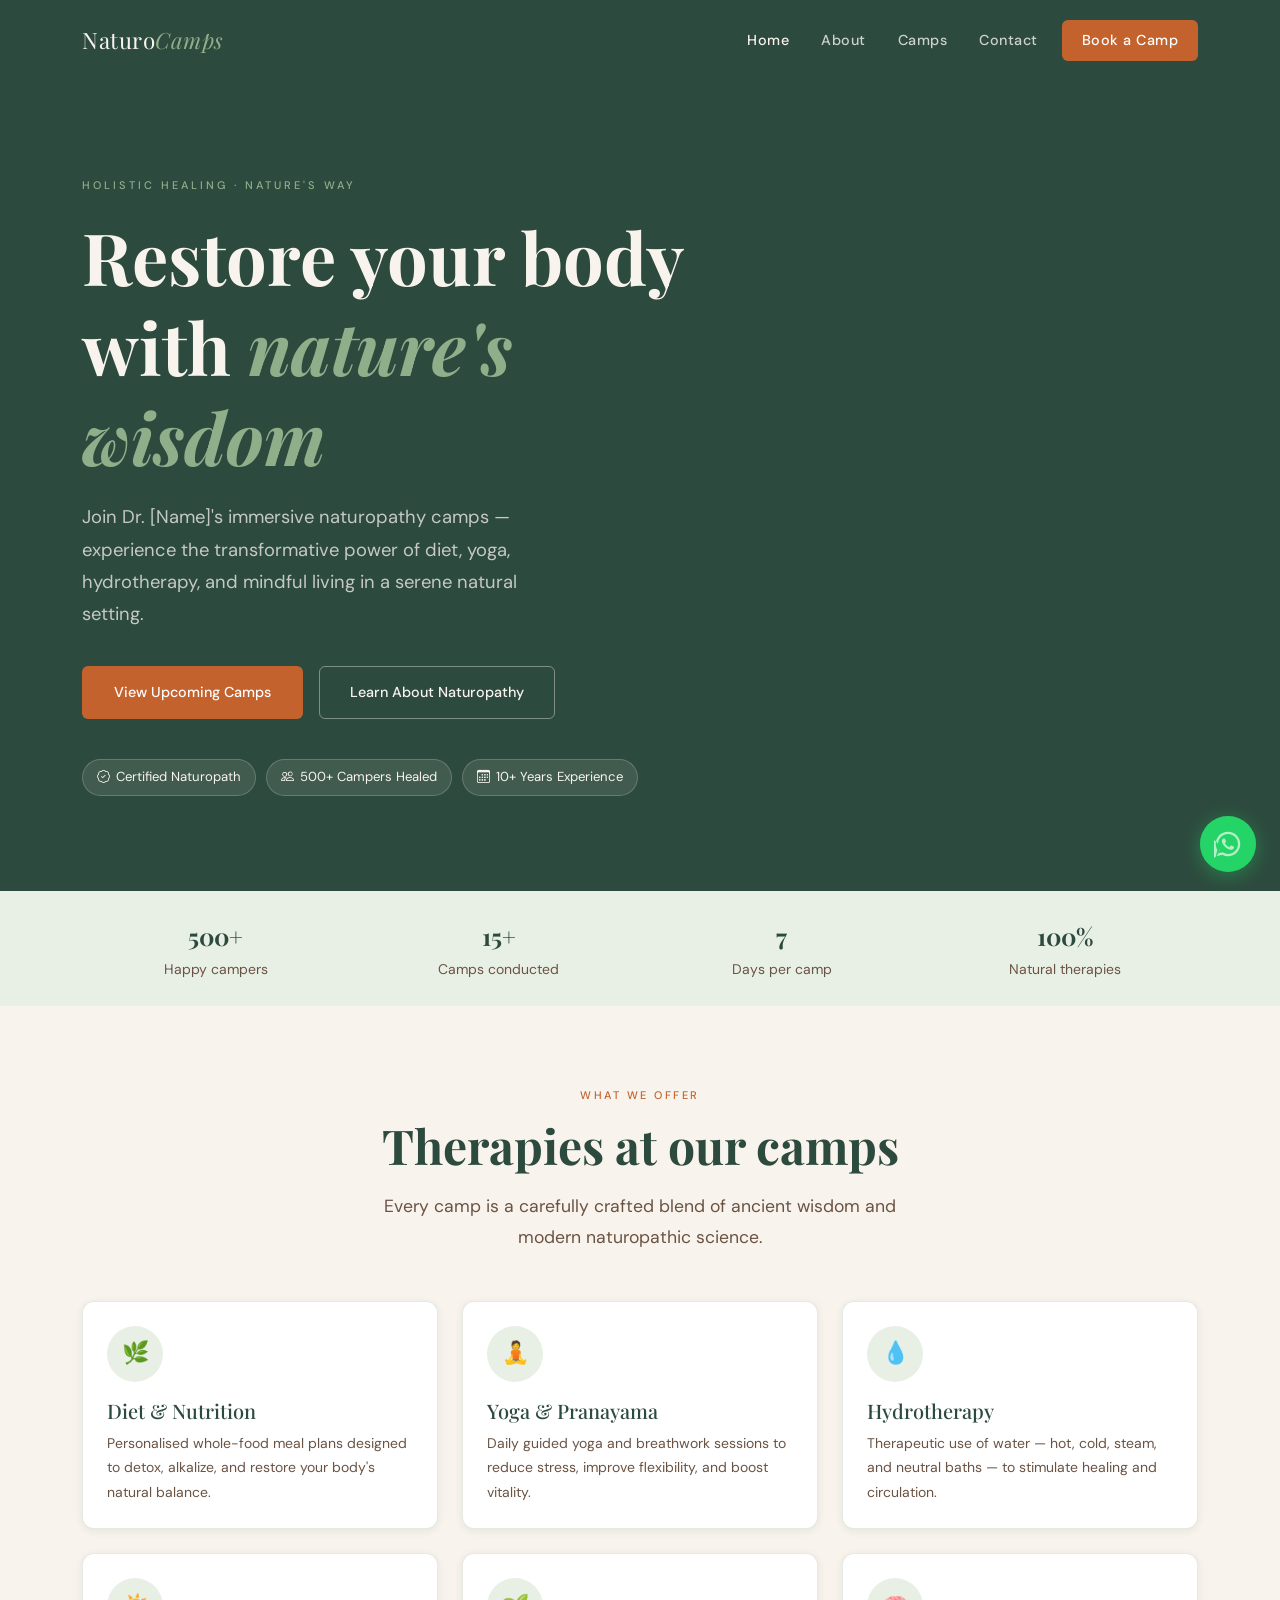
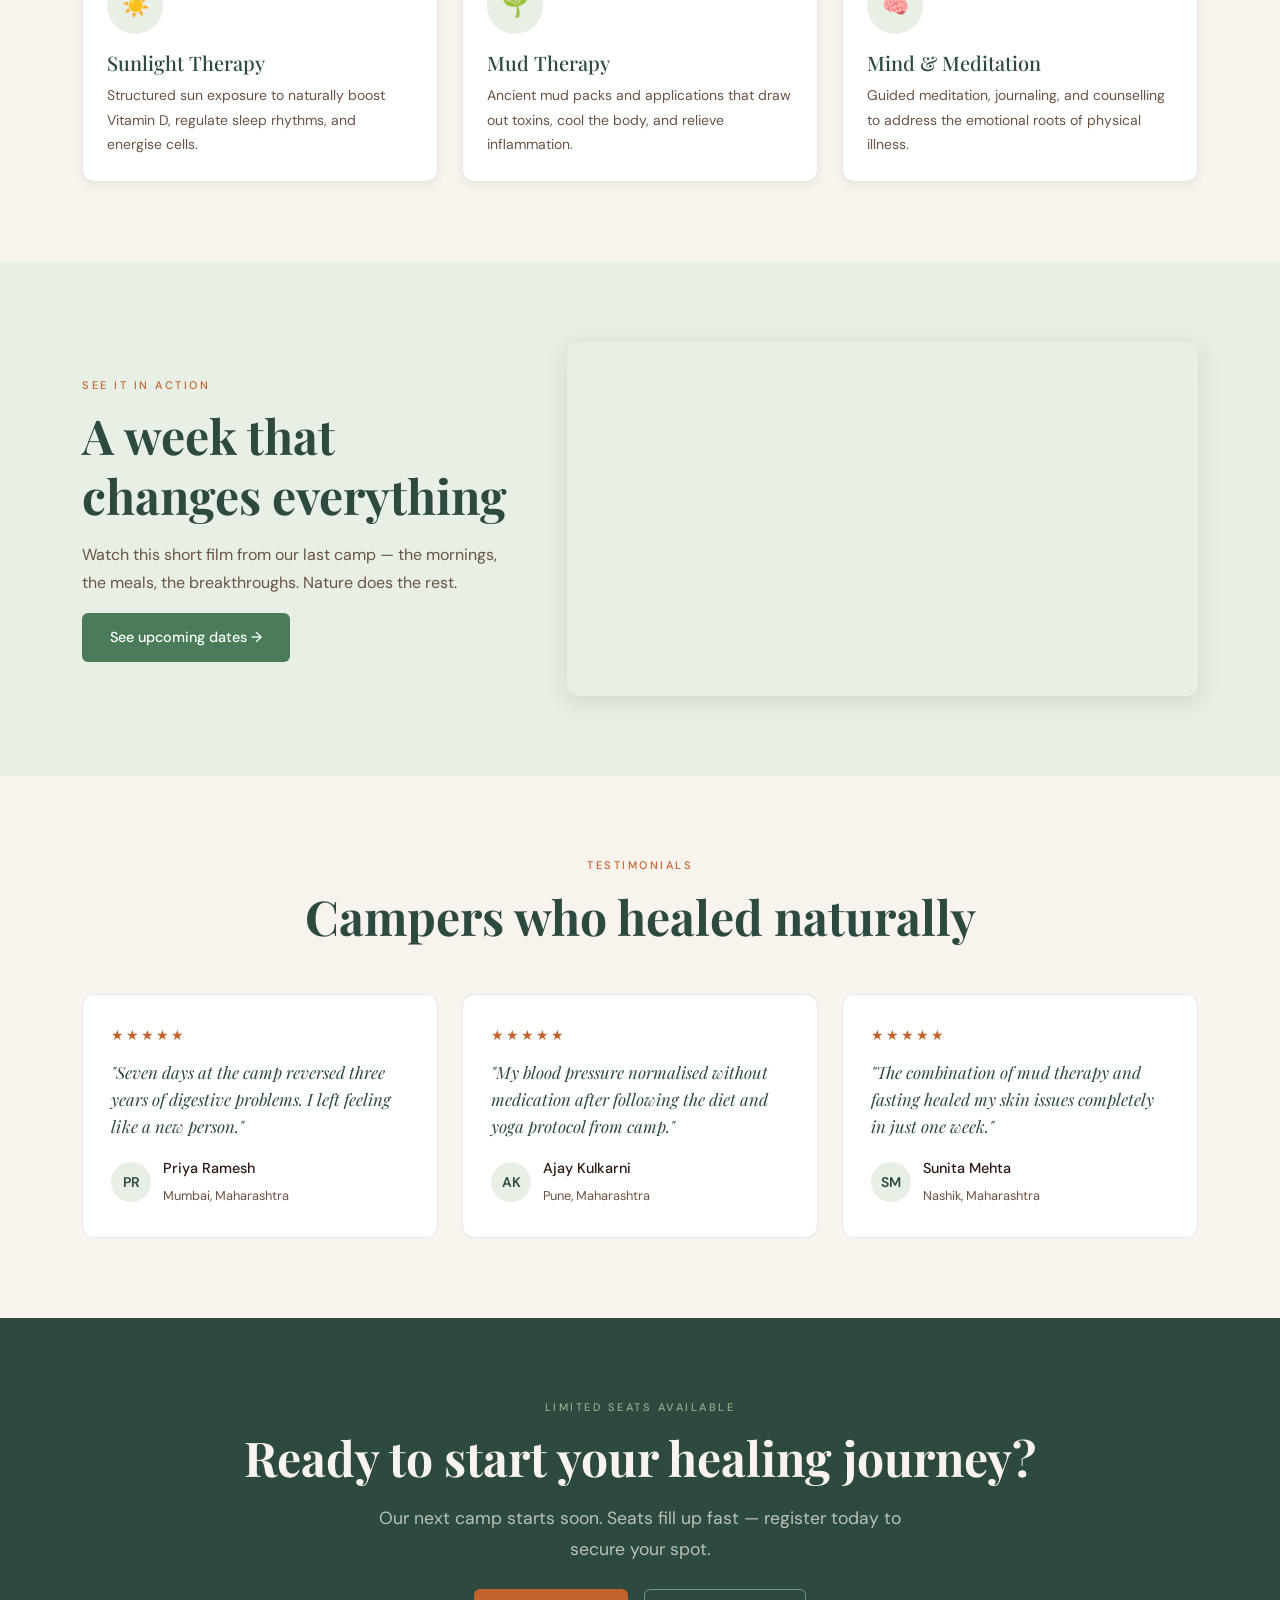
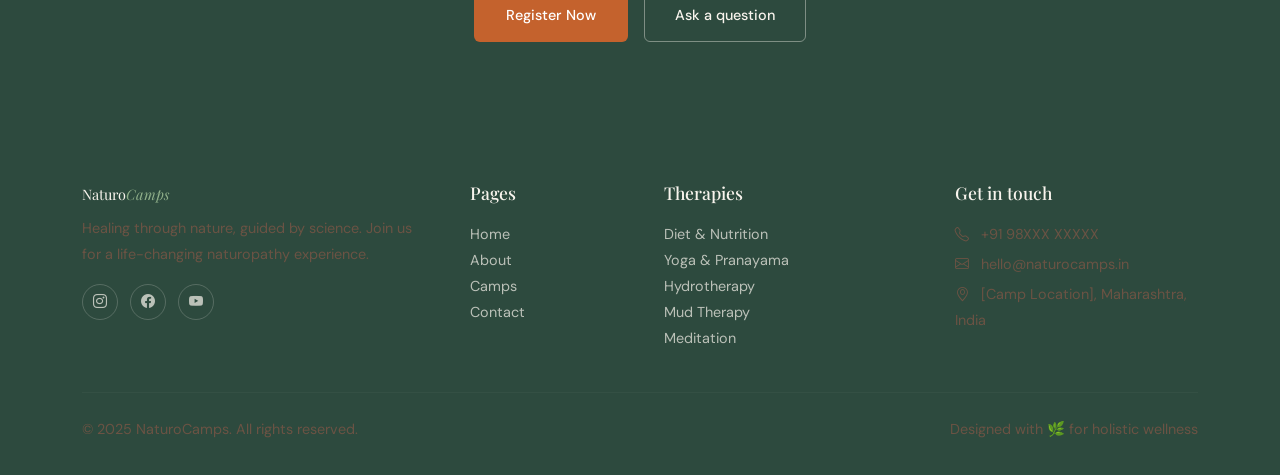
<file: index.html>
<!DOCTYPE html>
<html lang="en">
<head>
  <meta charset="UTF-8" />
  <meta name="viewport" content="width=device-width, initial-scale=1.0" />
  <meta name="description" content="Dr. [Name]'s Naturopathy Wellness Camps — Heal naturally through food, yoga, and holistic therapies. Join our next camp." />

  <title>Naturo Camps — Heal Naturally</title>

  <!-- Bootstrap 5 CSS -->
  <link rel="stylesheet" href="https://cdn.jsdelivr.net/npm/bootstrap@5.3.0/dist/css/bootstrap.min.css" />

  <!-- Bootstrap Icons -->
  <link rel="stylesheet" href="https://cdn.jsdelivr.net/npm/bootstrap-icons@1.11.0/font/bootstrap-icons.css" />

  <!-- Your custom styles -->
  <link rel="stylesheet" href="css/styles.css" />
</head>
<body>

  <!-- ══════════════════════════════════════════════════════
       NAVBAR
  ══════════════════════════════════════════════════════ -->
  <nav class="navbar navbar-expand-lg sticky-top">
    <div class="container">
      <a class="navbar-brand" href="index.html">
        Naturo<span>Camps</span>
      </a>
      <button class="navbar-toggler" type="button"
              data-bs-toggle="collapse" data-bs-target="#navMenu"
              aria-controls="navMenu" aria-expanded="false" aria-label="Toggle navigation">
        <span class="navbar-toggler-icon"></span>
      </button>
      <div class="collapse navbar-collapse" id="navMenu">
        <ul class="navbar-nav ms-auto align-items-lg-center">
          <li class="nav-item"><a class="nav-link active" href="index.html">Home</a></li>
          <li class="nav-item"><a class="nav-link" href="about.html">About</a></li>
          <li class="nav-item"><a class="nav-link" href="camps.html">Camps</a></li>
          <li class="nav-item"><a class="nav-link" href="contact.html">Contact</a></li>
          <li class="nav-item">
            <a class="nav-link nav-cta" href="camps.html#register">Book a Camp</a>
          </li>
        </ul>
      </div>
    </div>
  </nav>

  <!-- ══════════════════════════════════════════════════════
       HERO
  ══════════════════════════════════════════════════════ -->
  <section class="hero">
    <!--
      CLOUDINARY IMAGE:
      Replace the background-image URL below with your Cloudinary image URL.
      Example: style="background-image: url('https://res.cloudinary.com/YOUR_CLOUD/image/upload/v.../hero-bg.jpg')"
    -->
    <div class="hero-bg"
         style="background-image: url('https://res.cloudinary.com/demo/image/upload/v1/samples/landscapes/nature-mountains.jpg');">
    </div>

    <div class="container hero-content py-5">
      <div class="row align-items-center">
        <div class="col-lg-7">
          <span class="hero-eyebrow">Holistic healing · Nature's way</span>
          <h1>Restore your body<br>with <em>nature's wisdom</em></h1>
          <p>
            Join Dr. [Name]'s immersive naturopathy camps — experience
            the transformative power of diet, yoga, hydrotherapy, and
            mindful living in a serene natural setting.
          </p>
          <div class="d-flex flex-wrap gap-3">
            <a href="camps.html" class="btn-primary-custom">View Upcoming Camps</a>
            <a href="about.html" class="btn-outline-custom">Learn About Naturopathy</a>
          </div>
          <div class="hero-badges">
            <span class="hero-badge"><i class="bi bi-patch-check"></i> Certified Naturopath</span>
            <span class="hero-badge"><i class="bi bi-people"></i> 500+ Campers Healed</span>
            <span class="hero-badge"><i class="bi bi-calendar3"></i> 10+ Years Experience</span>
          </div>
        </div>
      </div>
    </div>
  </section>

  <!-- ══════════════════════════════════════════════════════
       INTRO STRIP (stats)
  ══════════════════════════════════════════════════════ -->
  <section class="bg-green-light py-4">
    <div class="container">
      <div class="row text-center g-3">
        <div class="col-6 col-md-3">
          <p class="mb-0 fw-bold text-green-dark fs-4" style="font-family:var(--font-heading)">500+</p>
          <p class="mb-0 small text-muted-custom">Happy campers</p>
        </div>
        <div class="col-6 col-md-3">
          <p class="mb-0 fw-bold text-green-dark fs-4" style="font-family:var(--font-heading)">15+</p>
          <p class="mb-0 small text-muted-custom">Camps conducted</p>
        </div>
        <div class="col-6 col-md-3">
          <p class="mb-0 fw-bold text-green-dark fs-4" style="font-family:var(--font-heading)">7</p>
          <p class="mb-0 small text-muted-custom">Days per camp</p>
        </div>
        <div class="col-6 col-md-3">
          <p class="mb-0 fw-bold text-green-dark fs-4" style="font-family:var(--font-heading)">100%</p>
          <p class="mb-0 small text-muted-custom">Natural therapies</p>
        </div>
      </div>
    </div>
  </section>

  <!-- ══════════════════════════════════════════════════════
       WHAT WE OFFER
  ══════════════════════════════════════════════════════ -->
  <section class="section-padding">
    <div class="container">
      <div class="text-center mb-5 fade-up">
        <span class="section-label">What we offer</span>
        <h2 class="section-title">Therapies at our camps</h2>
        <p class="section-subtitle mx-auto">
          Every camp is a carefully crafted blend of ancient wisdom and modern
          naturopathic science.
        </p>
      </div>

      <div class="row g-4">
        <!-- Therapy 1 -->
        <div class="col-sm-6 col-lg-4 fade-up" data-delay="0">
          <div class="card-custom p-4">
            <div class="feature-icon-wrap">🌿</div>
            <h5 class="text-green-dark mb-2">Diet &amp; Nutrition</h5>
            <p class="small mb-0">Personalised whole-food meal plans designed to detox, alkalize, and restore your body's natural balance.</p>
          </div>
        </div>
        <!-- Therapy 2 -->
        <div class="col-sm-6 col-lg-4 fade-up" data-delay="80">
          <div class="card-custom p-4">
            <div class="feature-icon-wrap">🧘</div>
            <h5 class="text-green-dark mb-2">Yoga &amp; Pranayama</h5>
            <p class="small mb-0">Daily guided yoga and breathwork sessions to reduce stress, improve flexibility, and boost vitality.</p>
          </div>
        </div>
        <!-- Therapy 3 -->
        <div class="col-sm-6 col-lg-4 fade-up" data-delay="160">
          <div class="card-custom p-4">
            <div class="feature-icon-wrap">💧</div>
            <h5 class="text-green-dark mb-2">Hydrotherapy</h5>
            <p class="small mb-0">Therapeutic use of water — hot, cold, steam, and neutral baths — to stimulate healing and circulation.</p>
          </div>
        </div>
        <!-- Therapy 4 -->
        <div class="col-sm-6 col-lg-4 fade-up" data-delay="0">
          <div class="card-custom p-4">
            <div class="feature-icon-wrap">☀️</div>
            <h5 class="text-green-dark mb-2">Sunlight Therapy</h5>
            <p class="small mb-0">Structured sun exposure to naturally boost Vitamin D, regulate sleep rhythms, and energise cells.</p>
          </div>
        </div>
        <!-- Therapy 5 -->
        <div class="col-sm-6 col-lg-4 fade-up" data-delay="80">
          <div class="card-custom p-4">
            <div class="feature-icon-wrap">🌱</div>
            <h5 class="text-green-dark mb-2">Mud Therapy</h5>
            <p class="small mb-0">Ancient mud packs and applications that draw out toxins, cool the body, and relieve inflammation.</p>
          </div>
        </div>
        <!-- Therapy 6 -->
        <div class="col-sm-6 col-lg-4 fade-up" data-delay="160">
          <div class="card-custom p-4">
            <div class="feature-icon-wrap">🧠</div>
            <h5 class="text-green-dark mb-2">Mind &amp; Meditation</h5>
            <p class="small mb-0">Guided meditation, journaling, and counselling to address the emotional roots of physical illness.</p>
          </div>
        </div>
      </div>
    </div>
  </section>

  <!-- ══════════════════════════════════════════════════════
       VIDEO SECTION (YouTube embed)
  ══════════════════════════════════════════════════════ -->
  <section class="section-padding bg-green-light">
    <div class="container">
      <div class="row align-items-center g-5">
        <div class="col-lg-5 fade-up">
          <span class="section-label">See it in action</span>
          <h2 class="section-title">A week that<br>changes everything</h2>
          <p>
            Watch this short film from our last camp — the mornings,
            the meals, the breakthroughs. Nature does the rest.
          </p>
          <a href="camps.html" class="btn-green">See upcoming dates →</a>
        </div>
        <div class="col-lg-7 fade-up" data-delay="100">
          <!--
            YOUTUBE EMBED:
            Replace 'dQw4w9WgXcQ' with your actual YouTube video ID.
            Get the ID from your video URL: youtube.com/watch?v=VIDEO_ID
          -->
          <div class="video-wrapper">
            <iframe
              src="https://www.youtube.com/embed/dQw4w9WgXcQ"
              title="Naturopathy camp experience"
              allow="accelerometer; autoplay; clipboard-write; encrypted-media; gyroscope; picture-in-picture"
              allowfullscreen>
            </iframe>
          </div>
        </div>
      </div>
    </div>
  </section>

  <!-- ══════════════════════════════════════════════════════
       TESTIMONIALS
  ══════════════════════════════════════════════════════ -->
  <section class="section-padding">
    <div class="container">
      <div class="text-center mb-5 fade-up">
        <span class="section-label">Testimonials</span>
        <h2 class="section-title">Campers who healed naturally</h2>
      </div>
      <div class="row g-4">
        <!-- Testimonial 1 -->
        <div class="col-md-4 fade-up" data-delay="0">
          <div class="testimonial-card">
            <span class="stars">★★★★★</span>
            <blockquote>"Seven days at the camp reversed three years of digestive problems. I left feeling like a new person."</blockquote>
            <div class="testimonial-author">
              <div class="avatar">PR</div>
              <div>
                <span class="name">Priya Ramesh</span>
                <span class="place">Mumbai, Maharashtra</span>
              </div>
            </div>
          </div>
        </div>
        <!-- Testimonial 2 -->
        <div class="col-md-4 fade-up" data-delay="80">
          <div class="testimonial-card">
            <span class="stars">★★★★★</span>
            <blockquote>"My blood pressure normalised without medication after following the diet and yoga protocol from camp."</blockquote>
            <div class="testimonial-author">
              <div class="avatar">AK</div>
              <div>
                <span class="name">Ajay Kulkarni</span>
                <span class="place">Pune, Maharashtra</span>
              </div>
            </div>
          </div>
        </div>
        <!-- Testimonial 3 -->
        <div class="col-md-4 fade-up" data-delay="160">
          <div class="testimonial-card">
            <span class="stars">★★★★★</span>
            <blockquote>"The combination of mud therapy and fasting healed my skin issues completely in just one week."</blockquote>
            <div class="testimonial-author">
              <div class="avatar">SM</div>
              <div>
                <span class="name">Sunita Mehta</span>
                <span class="place">Nashik, Maharashtra</span>
              </div>
            </div>
          </div>
        </div>
      </div>
    </div>
  </section>

  <!-- ══════════════════════════════════════════════════════
       CTA BANNER
  ══════════════════════════════════════════════════════ -->
  <section class="bg-green-dark section-padding text-center">
    <div class="container fade-up">
      <span class="section-label" style="color: var(--sage);">Limited seats available</span>
      <h2 class="section-title text-cream mb-3">Ready to start your healing journey?</h2>
      <p class="section-subtitle mx-auto mb-4" style="color: rgba(248,244,237,0.7)">
        Our next camp starts soon. Seats fill up fast — register today to secure your spot.
      </p>
      <div class="d-flex flex-wrap gap-3 justify-content-center">
        <a href="camps.html#register" class="btn-primary-custom">Register Now</a>
        <a href="contact.html" class="btn-outline-custom">Ask a question</a>
      </div>
    </div>
  </section>

  <!-- ══════════════════════════════════════════════════════
       FOOTER
  ══════════════════════════════════════════════════════ -->
  <footer class="footer">
    <div class="container">
      <div class="row g-5">
        <!-- Brand -->
        <div class="col-lg-4">
          <p class="footer-brand mb-2">Naturo<span>Camps</span></p>
          <p class="mb-0 small">Healing through nature, guided by science. Join us for a life-changing naturopathy experience.</p>
          <div class="social-links mt-3">
            <!-- Replace # with your actual social links -->
            <a href="#" class="social-link" aria-label="Instagram"><i class="bi bi-instagram"></i></a>
            <a href="#" class="social-link" aria-label="Facebook"><i class="bi bi-facebook"></i></a>
            <a href="#" class="social-link" aria-label="YouTube"><i class="bi bi-youtube"></i></a>
          </div>
        </div>
        <!-- Quick links -->
        <div class="col-6 col-lg-2">
          <h5>Pages</h5>
          <ul>
            <li><a href="index.html">Home</a></li>
            <li><a href="about.html">About</a></li>
            <li><a href="camps.html">Camps</a></li>
            <li><a href="contact.html">Contact</a></li>
          </ul>
        </div>
        <!-- Therapies -->
        <div class="col-6 col-lg-3">
          <h5>Therapies</h5>
          <ul>
            <li><a href="about.html">Diet &amp; Nutrition</a></li>
            <li><a href="about.html">Yoga &amp; Pranayama</a></li>
            <li><a href="about.html">Hydrotherapy</a></li>
            <li><a href="about.html">Mud Therapy</a></li>
            <li><a href="about.html">Meditation</a></li>
          </ul>
        </div>
        <!-- Contact -->
        <div class="col-lg-3">
          <h5>Get in touch</h5>
          <p class="small mb-1">
            <i class="bi bi-telephone me-2"></i>
            <!-- Replace with real number -->
            +91 98XXX XXXXX
          </p>
          <p class="small mb-1">
            <i class="bi bi-envelope me-2"></i>
            hello@naturocamps.in
          </p>
          <p class="small mb-0">
            <i class="bi bi-geo-alt me-2"></i>
            [Camp Location], Maharashtra, India
          </p>
        </div>
      </div>
      <hr class="footer-divider" />
      <div class="d-flex flex-wrap justify-content-between align-items-center gap-2 footer-bottom">
        <p class="mb-0">&copy; 2025 NaturoCamps. All rights reserved.</p>
        <p class="mb-0">Designed with 🌿 for holistic wellness</p>
      </div>
    </div>
  </footer>

  <!-- ══════════════════════════════════════════════════════
       WHATSAPP FLOATING BUTTON
       Replace 91XXXXXXXXXX with the doctor's actual number
  ══════════════════════════════════════════════════════ -->
  <a href="https://wa.me/918764523435?text=Hi%2C%20I%27d%20like%20to%20know%20more%20about%20the%20naturopathy%20camps"
     class="whatsapp-float"
     target="_blank"
     rel="noopener"
     aria-label="Chat on WhatsApp">
    <svg viewBox="0 0 32 32" xmlns="http://www.w3.org/2000/svg">
      <path d="M16 2C8.268 2 2 8.268 2 16c0 2.442.65 4.73 1.787 6.715L2 30l7.493-1.768A13.93 13.93 0 0016 30c7.732 0 14-6.268 14-14S23.732 2 16 2zm0 25.4a11.35 11.35 0 01-5.793-1.588l-.415-.247-4.45 1.05 1.064-4.327-.27-.44A11.4 11.4 0 114.6 16c0-6.286 5.114-11.4 11.4-11.4 6.285 0 11.4 5.114 11.4 11.4S22.286 27.4 16 27.4zm6.26-8.54c-.34-.17-2.017-1-2.33-1.11-.31-.11-.54-.17-.77.17-.23.34-.88 1.11-1.08 1.34-.2.23-.4.26-.74.09-.34-.17-1.44-.53-2.74-1.69-1.01-.9-1.7-2.02-1.9-2.36-.2-.34-.02-.52.15-.69.15-.15.34-.4.51-.59.17-.2.23-.34.34-.57.11-.23.06-.43-.03-.6-.08-.17-.77-1.85-1.05-2.53-.28-.67-.56-.58-.77-.58-.2 0-.43-.03-.66-.03s-.6.09-.91.43c-.31.34-1.2 1.17-1.2 2.85 0 1.68 1.22 3.3 1.39 3.53.17.23 2.4 3.67 5.82 5.14.81.35 1.45.56 1.94.72.82.26 1.56.22 2.15.13.66-.1 2.02-.83 2.31-1.63.28-.8.28-1.49.2-1.63-.09-.14-.31-.23-.66-.4z"/>
    </svg>
  </a>

  <!-- Bootstrap 5 JS -->
  <script src="https://cdn.jsdelivr.net/npm/bootstrap@5.3.0/dist/js/bootstrap.bundle.min.js"></script>
  <!-- Custom JS -->
  <script src="js/main.js"></script>
</body>
</html>
</file>
<file: css/styles.css>
/* ============================================================
   NATURO CAMPS — Custom Styles
   Built on Bootstrap 5
   Fonts: Playfair Display (headings) + DM Sans (body)
   ============================================================ */

/* ── Google Fonts ───────────────────────────────────────────── */
@import url('https://fonts.googleapis.com/css2?family=Playfair+Display:ital,wght@0,400;0,600;0,700;1,400&family=DM+Sans:wght@300;400;500&display=swap');

/* ── CSS Variables (edit these to retheme the whole site) ───── */
:root {
  --green-dark:   #2D4A3E;   /* navbar, footer, dark sections  */
  --green-mid:    #4A7C59;   /* buttons, accents                */
  --green-light:  #E8F0E5;   /* light section backgrounds       */
  --cream:        #F8F4ED;   /* page background                 */
  --terracotta:   #C4622D;   /* highlight / CTA accent          */
  --terracotta-lt:#F5E6DC;   /* light terracotta background     */
  --brown:        #2C1810;   /* primary body text               */
  --brown-muted:  #6B5344;   /* secondary / muted text          */
  --sage:         #8FAF8A;   /* borders, dividers               */
  --white:        #FFFFFF;

  --font-heading: 'Playfair Display', Georgia, serif;
  --font-body:    'DM Sans', sans-serif;

  --radius-sm:    6px;
  --radius-md:    12px;
  --radius-lg:    20px;

  --shadow-sm:    0 2px 8px rgba(44, 24, 16, 0.08);
  --shadow-md:    0 6px 24px rgba(44, 24, 16, 0.12);
}

/* ── Base ────────────────────────────────────────────────────── */
html { scroll-behavior: smooth; }

body {
  font-family: var(--font-body);
  background-color: var(--cream);
  color: var(--brown);
  font-size: 16px;
  line-height: 1.75;
  font-weight: 400;
}

h1, h2, h3, h4, h5, h6 {
  font-family: var(--font-heading);
  color: var(--green-dark);
  line-height: 1.25;
}

a { color: var(--green-mid); text-decoration: none; }
a:hover { color: var(--terracotta); }

p { color: var(--brown-muted); }

img { max-width: 100%; height: auto; }

/* ── Section helpers ─────────────────────────────────────────── */
.section-padding {
  padding: 80px 0;
}
@media (max-width: 768px) {
  .section-padding { padding: 56px 0; }
}

.section-label {
  font-family: var(--font-body);
  font-size: 11px;
  font-weight: 500;
  letter-spacing: 2.5px;
  text-transform: uppercase;
  color: var(--terracotta);
  display: block;
  margin-bottom: 10px;
}

.section-title {
  font-size: clamp(2rem, 5vw, 3rem);
  font-weight: 700;
  margin-bottom: 16px;
}

.section-subtitle {
  font-size: 1.1rem;
  color: var(--brown-muted);
  max-width: 560px;
  margin-bottom: 0;
}

.bg-cream      { background-color: var(--cream); }
.bg-green-dark { background-color: var(--green-dark); }
.bg-green-light{ background-color: var(--green-light); }
.bg-terra-lt   { background-color: var(--terracotta-lt); }

/* ── Divider leaf ────────────────────────────────────────────── */
.leaf-divider {
  display: flex;
  align-items: center;
  gap: 12px;
  margin: 0 0 24px;
}
.leaf-divider::before,
.leaf-divider::after {
  content: '';
  flex: 1;
  height: 1px;
  background: var(--sage);
  opacity: 0.6;
}
.leaf-divider span {
  font-size: 18px;
  color: var(--sage);
}

/* ── NAVBAR ──────────────────────────────────────────────────── */
.navbar {
  background-color: var(--green-dark);
  padding: 16px 0;
  transition: box-shadow 0.3s;
}
.navbar.scrolled {
  box-shadow: var(--shadow-md);
}

.navbar-brand {
  font-family: var(--font-heading);
  font-size: 1.4rem;
  color: var(--cream) !important;
  letter-spacing: 0.5px;
}
.navbar-brand span {
  color: var(--sage);
  font-style: italic;
}

.nav-link {
  font-family: var(--font-body);
  font-size: 0.9rem;
  font-weight: 500;
  color: rgba(248, 244, 237, 0.8) !important;
  letter-spacing: 0.5px;
  padding: 6px 16px !important;
  transition: color 0.2s;
}
.nav-link:hover,
.nav-link.active {
  color: var(--cream) !important;
}

.navbar-toggler {
  border-color: rgba(248,244,237,0.3);
}
.navbar-toggler-icon {
  background-image: url("data:image/svg+xml,%3csvg xmlns='http://www.w3.org/2000/svg' viewBox='0 0 30 30'%3e%3cpath stroke='rgba(248, 244, 237, 0.8)' stroke-width='2' d='M4 7h22M4 15h22M4 23h22'/%3e%3c/svg%3e");
}

.nav-cta {
  background-color: var(--terracotta) !important;
  color: var(--white) !important;
  border-radius: var(--radius-sm) !important;
  padding: 8px 20px !important;
  margin-left: 8px;
  transition: background-color 0.2s, transform 0.2s !important;
}
.nav-cta:hover {
  background-color: #a8511f !important;
  transform: translateY(-1px);
}

/* ── HERO ────────────────────────────────────────────────────── */
.hero {
  min-height: 90vh;
  display: flex;
  align-items: center;
  background-color: var(--green-dark);
  position: relative;
  overflow: hidden;
}

/* The hero image — add a Cloudinary URL as background-image inline in HTML
   or use the img tag inside. The overlay sits on top. */
.hero-bg {
  position: absolute;
  inset: 0;
  background-size: cover;
  background-position: center;
  opacity: 0.35;
}

.hero-content {
  position: relative;
  z-index: 2;
}

.hero-eyebrow {
  font-size: 11px;
  font-weight: 500;
  letter-spacing: 3px;
  text-transform: uppercase;
  color: var(--sage);
  display: block;
  margin-bottom: 16px;
}

.hero h1 {
  font-size: clamp(2.6rem, 7vw, 4.5rem);
  color: var(--cream);
  font-weight: 700;
  margin-bottom: 20px;
}
.hero h1 em {
  color: var(--sage);
  font-style: italic;
}

.hero p {
  font-size: 1.15rem;
  color: rgba(248, 244, 237, 0.75);
  max-width: 480px;
  margin-bottom: 36px;
}

.hero-badges {
  display: flex;
  gap: 10px;
  flex-wrap: wrap;
  margin-top: 40px;
}
.hero-badge {
  display: inline-flex;
  align-items: center;
  gap: 6px;
  background: rgba(248,244,237,0.1);
  border: 1px solid rgba(248,244,237,0.2);
  color: var(--cream);
  font-size: 0.82rem;
  padding: 6px 14px;
  border-radius: 100px;
}

/* ── BUTTONS ─────────────────────────────────────────────────── */
.btn-primary-custom {
  display: inline-block;
  background-color: var(--terracotta);
  color: var(--white);
  font-family: var(--font-body);
  font-size: 0.9rem;
  font-weight: 500;
  padding: 14px 32px;
  border-radius: var(--radius-sm);
  border: none;
  cursor: pointer;
  transition: background-color 0.2s, transform 0.2s, box-shadow 0.2s;
  text-decoration: none;
}
.btn-primary-custom:hover {
  background-color: #a8511f;
  color: var(--white);
  transform: translateY(-2px);
  box-shadow: 0 8px 20px rgba(196, 98, 45, 0.3);
}

.btn-outline-custom {
  display: inline-block;
  background-color: transparent;
  color: var(--cream);
  font-family: var(--font-body);
  font-size: 0.9rem;
  font-weight: 500;
  padding: 13px 30px;
  border-radius: var(--radius-sm);
  border: 1px solid rgba(248,244,237,0.4);
  cursor: pointer;
  transition: background-color 0.2s, border-color 0.2s;
  text-decoration: none;
}
.btn-outline-custom:hover {
  background-color: rgba(248,244,237,0.1);
  border-color: rgba(248,244,237,0.7);
  color: var(--cream);
}

.btn-green {
  display: inline-block;
  background-color: var(--green-mid);
  color: var(--white);
  font-family: var(--font-body);
  font-size: 0.9rem;
  font-weight: 500;
  padding: 12px 28px;
  border-radius: var(--radius-sm);
  border: none;
  transition: background-color 0.2s, transform 0.2s;
  text-decoration: none;
}
.btn-green:hover {
  background-color: var(--green-dark);
  color: var(--white);
  transform: translateY(-1px);
}

/* ── CARDS ───────────────────────────────────────────────────── */
.card-custom {
  background: var(--white);
  border-radius: var(--radius-md);
  border: 1px solid rgba(143, 175, 138, 0.25);
  box-shadow: var(--shadow-sm);
  overflow: hidden;
  transition: transform 0.25s, box-shadow 0.25s;
  height: 100%;
}
.card-custom:hover {
  transform: translateY(-4px);
  box-shadow: var(--shadow-md);
}

.card-custom .card-img {
  width: 100%;
  height: 220px;
  object-fit: cover;
  display: block;
}

/* Cloudinary image placeholder — replace src with actual Cloudinary URL */
.card-custom .card-img-placeholder {
  width: 100%;
  height: 220px;
  background-color: var(--green-light);
  display: flex;
  align-items: center;
  justify-content: center;
  color: var(--sage);
  font-size: 2rem;
}

.card-custom .card-body {
  padding: 24px;
}

.card-custom .card-tag {
  font-size: 10px;
  font-weight: 500;
  letter-spacing: 2px;
  text-transform: uppercase;
  color: var(--terracotta);
  margin-bottom: 8px;
  display: block;
}

.card-custom .card-title {
  font-family: var(--font-heading);
  font-size: 1.25rem;
  color: var(--green-dark);
  margin-bottom: 8px;
}

.card-custom .card-text {
  font-size: 0.9rem;
  color: var(--brown-muted);
  margin-bottom: 16px;
}

/* ── CAMP CARD (special) ─────────────────────────────────────── */
.camp-card {
  background: var(--white);
  border-radius: var(--radius-md);
  border: 1px solid rgba(143,175,138,0.3);
  box-shadow: var(--shadow-sm);
  overflow: hidden;
  transition: transform 0.25s, box-shadow 0.25s;
}
.camp-card:hover {
  transform: translateY(-3px);
  box-shadow: var(--shadow-md);
}
.camp-card-header {
  background: var(--green-dark);
  padding: 20px 24px;
  color: var(--cream);
}
.camp-card-header .camp-date {
  font-size: 0.8rem;
  color: var(--sage);
  margin-bottom: 4px;
}
.camp-card-header h4 {
  color: var(--cream);
  font-size: 1.2rem;
  margin: 0;
}
.camp-card-body {
  padding: 24px;
}
.camp-detail {
  display: flex;
  gap: 10px;
  align-items: flex-start;
  margin-bottom: 10px;
  font-size: 0.9rem;
  color: var(--brown-muted);
}
.camp-detail .icon {
  color: var(--green-mid);
  flex-shrink: 0;
  margin-top: 2px;
}
.camp-price {
  font-family: var(--font-heading);
  font-size: 1.8rem;
  color: var(--green-dark);
  margin: 16px 0 4px;
}
.camp-price span {
  font-family: var(--font-body);
  font-size: 0.9rem;
  color: var(--brown-muted);
  font-weight: 400;
}

/* ── TESTIMONIALS ─────────────────────────────────────────────── */
.testimonial-card {
  background: var(--white);
  border-radius: var(--radius-md);
  border: 1px solid rgba(143,175,138,0.25);
  padding: 28px;
  height: 100%;
}
.testimonial-card .stars {
  color: var(--terracotta);
  font-size: 14px;
  letter-spacing: 2px;
  margin-bottom: 12px;
  display: block;
}
.testimonial-card blockquote {
  font-family: var(--font-heading);
  font-style: italic;
  font-size: 1.05rem;
  color: var(--green-dark);
  margin: 0 0 16px;
  line-height: 1.6;
}
.testimonial-author {
  display: flex;
  align-items: center;
  gap: 12px;
}
.testimonial-author .avatar {
  width: 40px;
  height: 40px;
  border-radius: 50%;
  background: var(--green-light);
  display: flex;
  align-items: center;
  justify-content: center;
  font-weight: 600;
  font-size: 14px;
  color: var(--green-dark);
  flex-shrink: 0;
}
.testimonial-author .name {
  font-size: 0.9rem;
  font-weight: 500;
  color: var(--brown);
  display: block;
}
.testimonial-author .place {
  font-size: 0.8rem;
  color: var(--brown-muted);
}

/* ── FEATURE ICONS ───────────────────────────────────────────── */
.feature-icon-wrap {
  width: 56px;
  height: 56px;
  border-radius: 50%;
  background: var(--green-light);
  display: flex;
  align-items: center;
  justify-content: center;
  font-size: 22px;
  margin-bottom: 16px;
  flex-shrink: 0;
}

/* ── YOUTUBE EMBED ────────────────────────────────────────────── */
.video-wrapper {
  position: relative;
  padding-bottom: 56.25%; /* 16:9 */
  height: 0;
  border-radius: var(--radius-md);
  overflow: hidden;
  box-shadow: var(--shadow-md);
}
.video-wrapper iframe {
  position: absolute;
  top: 0; left: 0;
  width: 100%; height: 100%;
  border: none;
}

/* ── PAGE HERO (inner pages) ─────────────────────────────────── */
.page-hero {
  background-color: var(--green-dark);
  padding: 80px 0 60px;
  position: relative;
  overflow: hidden;
}
.page-hero::before {
  content: '';
  position: absolute;
  inset: 0;
  background: radial-gradient(ellipse at 80% 50%, rgba(143,175,138,0.15) 0%, transparent 70%);
}
.page-hero h1 {
  color: var(--cream);
  font-size: clamp(2rem, 6vw, 3.2rem);
  margin-bottom: 12px;
  position: relative;
}
.page-hero p {
  color: rgba(248,244,237,0.7);
  font-size: 1.05rem;
  position: relative;
  margin: 0;
}

/* Breadcrumb */
.breadcrumb-custom {
  display: flex;
  gap: 8px;
  align-items: center;
  font-size: 0.82rem;
  color: var(--sage);
  margin-bottom: 12px;
  position: relative;
}
.breadcrumb-custom a { color: var(--sage); }
.breadcrumb-custom a:hover { color: var(--cream); }
.breadcrumb-custom .sep { opacity: 0.5; }

/* ── CONTACT ─────────────────────────────────────────────────── */
.contact-info-item {
  display: flex;
  gap: 16px;
  align-items: flex-start;
  padding: 20px 0;
  border-bottom: 1px solid rgba(143,175,138,0.2);
}
.contact-info-item:last-child { border-bottom: none; }
.contact-info-item .ci-icon {
  width: 44px;
  height: 44px;
  border-radius: var(--radius-sm);
  background: var(--green-light);
  display: flex;
  align-items: center;
  justify-content: center;
  font-size: 18px;
  flex-shrink: 0;
}
.contact-info-item .ci-label {
  font-size: 0.78rem;
  font-weight: 500;
  letter-spacing: 1px;
  text-transform: uppercase;
  color: var(--terracotta);
  display: block;
  margin-bottom: 2px;
}
.contact-info-item .ci-value {
  color: var(--brown);
  font-size: 0.95rem;
}

/* Map wrapper */
.map-wrapper {
  border-radius: var(--radius-md);
  overflow: hidden;
  box-shadow: var(--shadow-sm);
  border: 1px solid rgba(143,175,138,0.25);
}
.map-wrapper iframe {
  display: block;
  width: 100%;
  height: 380px;
  border: none;
}

/* ── ABOUT PAGE ──────────────────────────────────────────────── */
.principle-card {
  display: flex;
  gap: 16px;
  padding: 20px 0;
  border-bottom: 1px solid rgba(143,175,138,0.2);
}
.principle-card:last-child { border-bottom: none; }
.principle-number {
  font-family: var(--font-heading);
  font-size: 2rem;
  color: var(--sage);
  font-weight: 700;
  line-height: 1;
  flex-shrink: 0;
  width: 36px;
}
.principle-card h5 {
  font-size: 1rem;
  margin-bottom: 4px;
  color: var(--green-dark);
}
.principle-card p {
  font-size: 0.9rem;
  margin: 0;
}

/* Doctor bio card */
.doctor-card {
  background: var(--white);
  border-radius: var(--radius-lg);
  padding: 36px;
  border: 1px solid rgba(143,175,138,0.25);
  box-shadow: var(--shadow-sm);
}
.doctor-card img {
  width: 120px;
  height: 120px;
  border-radius: 50%;
  object-fit: cover;
  border: 3px solid var(--green-light);
  margin-bottom: 16px;
}
.doctor-card .img-placeholder {
  width: 120px;
  height: 120px;
  border-radius: 50%;
  background: var(--green-light);
  display: flex;
  align-items: center;
  justify-content: center;
  font-size: 36px;
  margin-bottom: 16px;
  border: 3px solid rgba(143,175,138,0.3);
}
.credentials {
  display: flex;
  flex-wrap: wrap;
  gap: 8px;
  margin-top: 16px;
}
.credential-badge {
  background: var(--green-light);
  color: var(--green-dark);
  font-size: 0.78rem;
  font-weight: 500;
  padding: 4px 12px;
  border-radius: 100px;
  border: 1px solid rgba(74,124,89,0.2);
}

/* ── WHATSAPP FLOATING BUTTON ────────────────────────────────── */
.whatsapp-float {
  position: fixed;
  bottom: 28px;
  right: 24px;
  z-index: 999;
  width: 56px;
  height: 56px;
  background-color: #25D366;
  border-radius: 50%;
  display: flex;
  align-items: center;
  justify-content: center;
  box-shadow: 0 4px 20px rgba(37, 211, 102, 0.4);
  transition: transform 0.25s, box-shadow 0.25s;
  text-decoration: none;
}
.whatsapp-float:hover {
  transform: scale(1.1);
  box-shadow: 0 6px 28px rgba(37, 211, 102, 0.5);
}
.whatsapp-float svg {
  width: 28px;
  height: 28px;
  fill: white;
}
/* Pulse ring */
.whatsapp-float::before {
  content: '';
  position: absolute;
  width: 56px;
  height: 56px;
  border-radius: 50%;
  background: rgba(37,211,102,0.35);
  animation: wa-pulse 2s ease-out infinite;
}
@keyframes wa-pulse {
  0%   { transform: scale(1); opacity: 1; }
  100% { transform: scale(2); opacity: 0; }
}

/* ── FOOTER ──────────────────────────────────────────────────── */
.footer {
  background-color: var(--green-dark);
  color: rgba(248,244,237,0.75);
  padding: 60px 0 32px;
}
.footer h5 {
  color: var(--cream);
  font-family: var(--font-heading);
  font-size: 1.1rem;
  margin-bottom: 18px;
}
.footer p,
.footer li { font-size: 0.9rem; line-height: 1.8; }
.footer ul { list-style: none; padding: 0; margin: 0; }
.footer ul li a {
  color: rgba(248,244,237,0.7);
  text-decoration: none;
  transition: color 0.2s;
}
.footer ul li a:hover { color: var(--cream); }
.footer-brand {
  font-family: var(--font-heading);
  font-size: 1.4rem;
  color: var(--cream);
}
.footer-brand span { color: var(--sage); font-style: italic; }
.footer-divider {
  border-color: rgba(248,244,237,0.12);
  margin: 40px 0 24px;
}
.footer-bottom {
  font-size: 0.82rem;
  color: rgba(248,244,237,0.45);
}

/* Social icon links */
.social-links {
  display: flex;
  gap: 12px;
  margin-top: 16px;
}
.social-link {
  width: 36px;
  height: 36px;
  border-radius: 50%;
  border: 1px solid rgba(248,244,237,0.2);
  display: flex;
  align-items: center;
  justify-content: center;
  color: rgba(248,244,237,0.7);
  font-size: 14px;
  transition: background 0.2s, color 0.2s;
  text-decoration: none;
}
.social-link:hover {
  background: rgba(248,244,237,0.12);
  color: var(--cream);
}

/* ── UTILITY ──────────────────────────────────────────────────── */
.text-terra { color: var(--terracotta) !important; }
.text-green  { color: var(--green-mid) !important; }
.text-green-dark { color: var(--green-dark) !important; }
.text-cream  { color: var(--cream) !important; }
.text-sage   { color: var(--sage) !important; }
.text-muted-custom { color: var(--brown-muted) !important; }

/* Fade-in on scroll (triggered by JS) */
.fade-up {
  opacity: 0;
  transform: translateY(24px);
  transition: opacity 0.6s ease, transform 0.6s ease;
}
.fade-up.visible {
  opacity: 1;
  transform: translateY(0);
}

/* ── RESPONSIVE TWEAKS ────────────────────────────────────────── */
@media (max-width: 576px) {
  .hero h1 { font-size: 2.2rem; }
  .section-title { font-size: 1.8rem; }
  .doctor-card { padding: 24px; }
  .camp-card-body { padding: 20px; }
}
</file>
